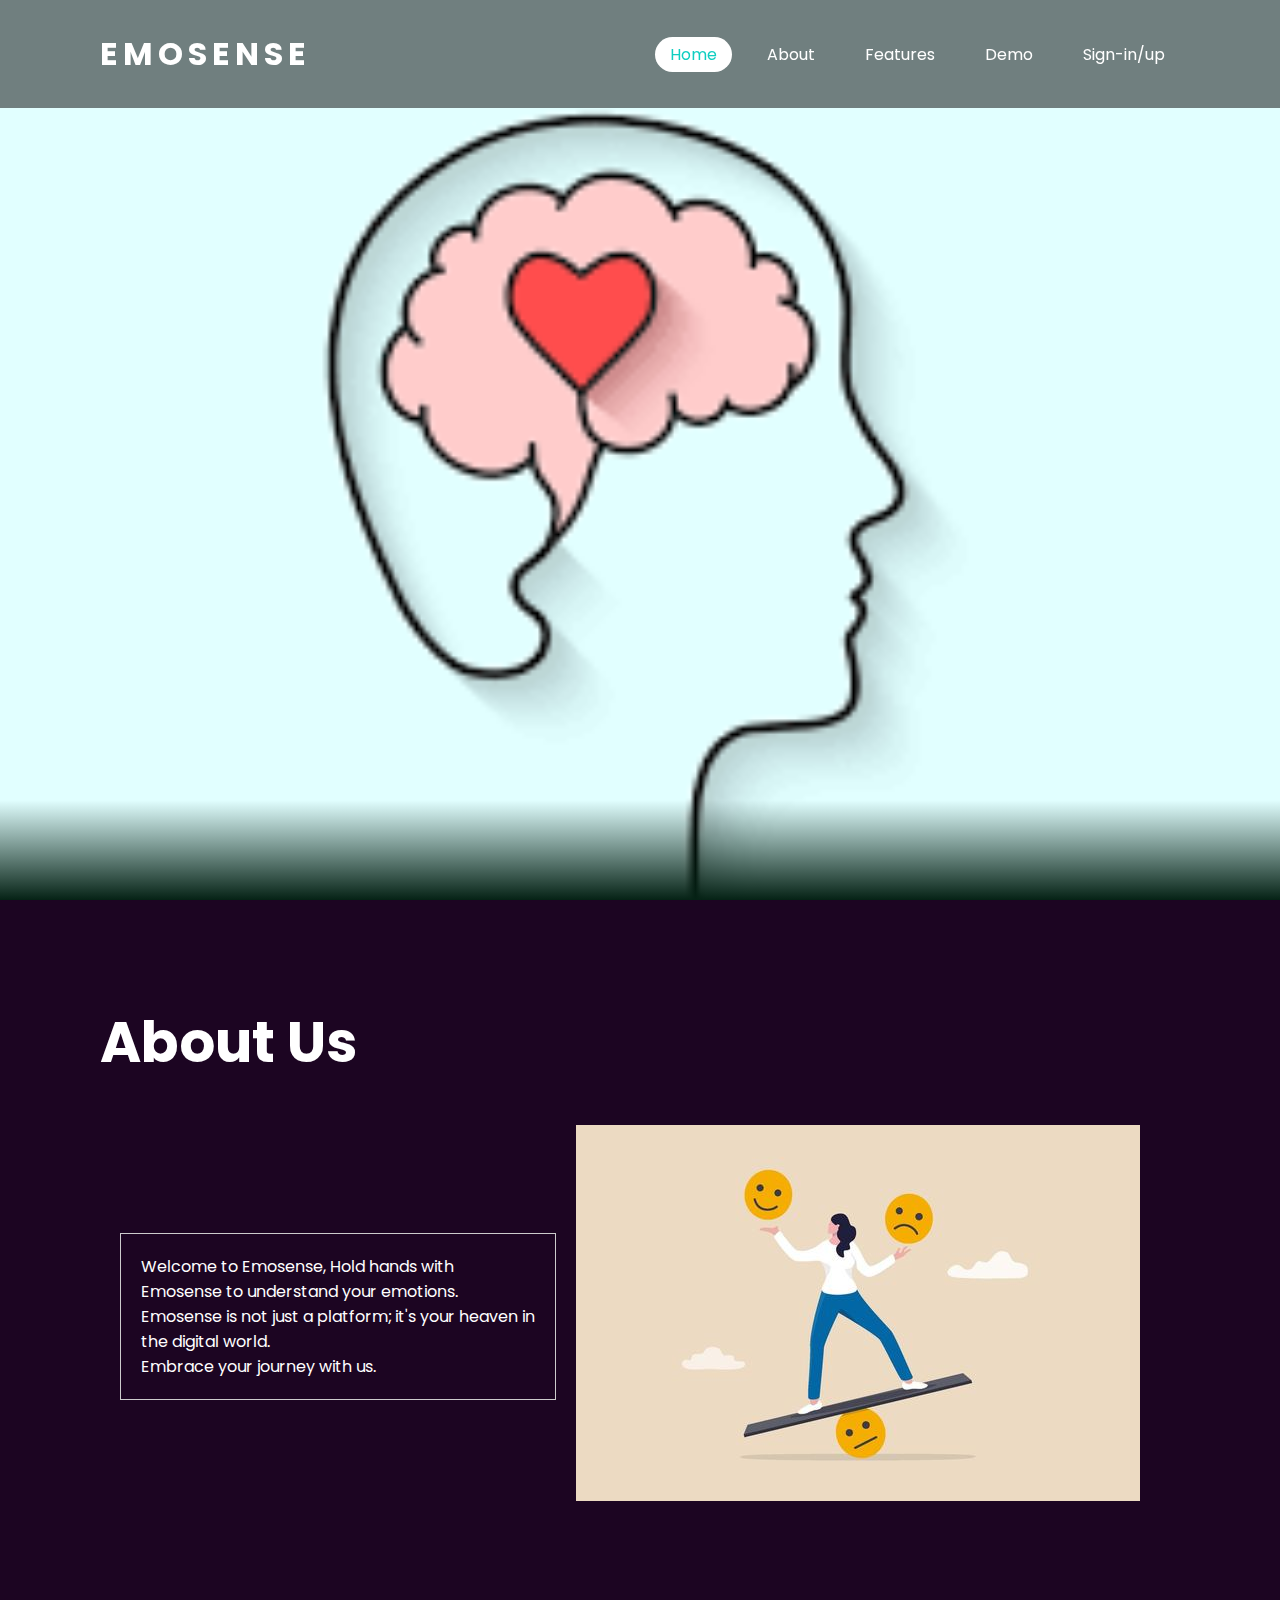
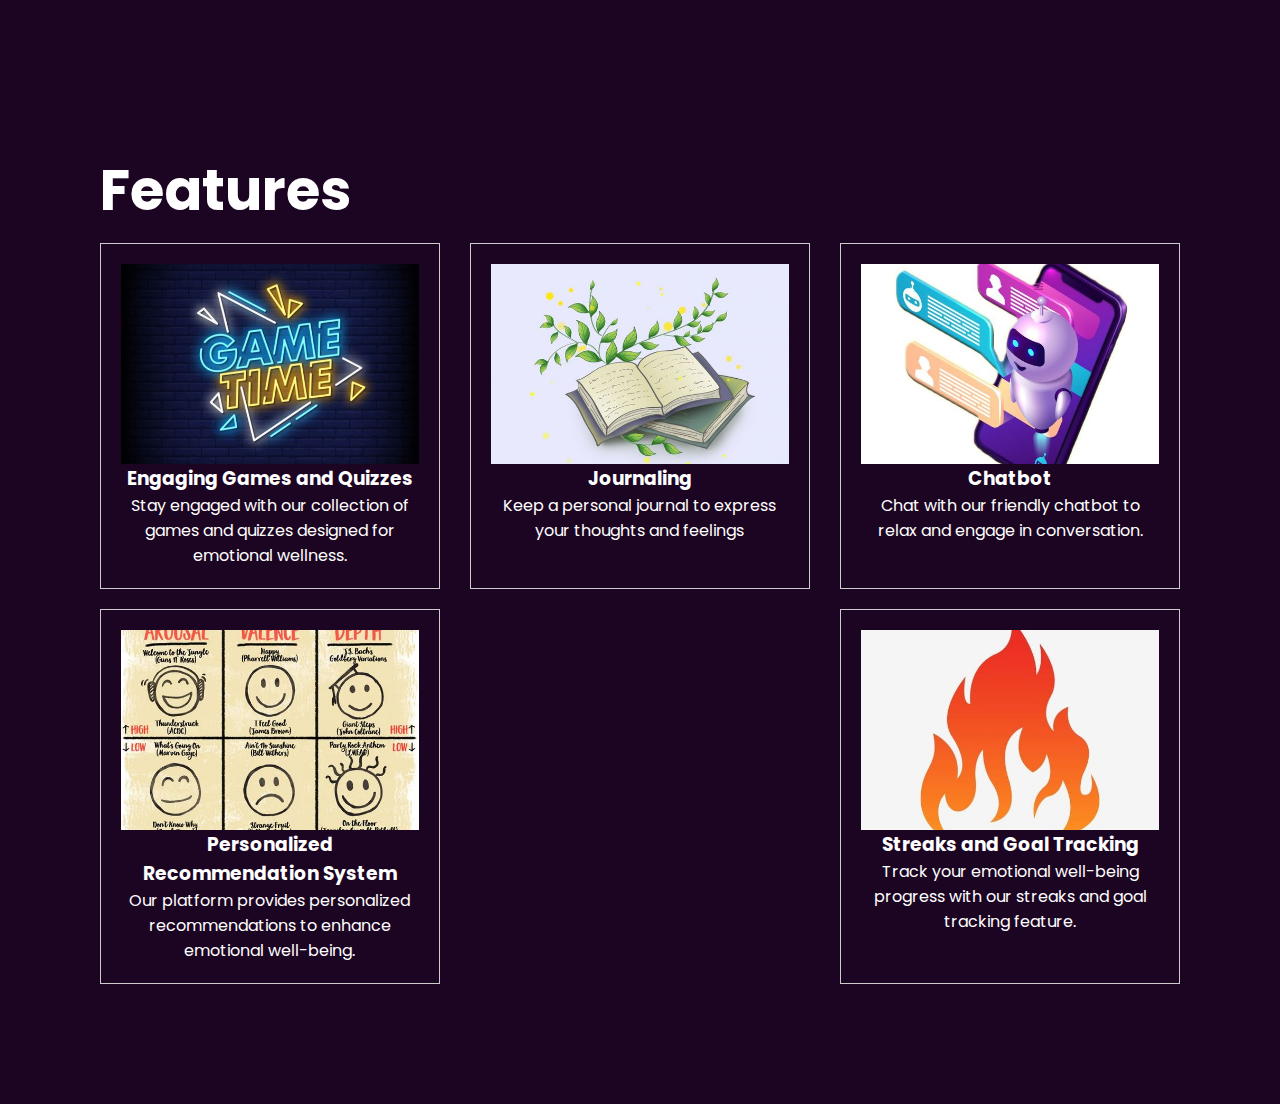
<file: game3 (2)/game3/index.html>
<!DOCTYPE html>
<html lang="en">

<head>
    <meta charset="UTF-8">
    <meta http-equiv="X-UA-Compatible" content="IE=edge">
    <meta name="viewport" content="width=device-width, initial-scale=1.0">
    <title>Emosense</title>
    <link rel="stylesheet" href="./style.css">
    <style>
        .feature-container {
            display: flex;
            justify-content: space-between;
            flex-wrap: wrap;
        }
        
        .feature-box {
            width: calc(33.33% - 20px);
            padding: 20px;
            border: 1px solid #ccc;
            margin-bottom: 20px;
            text-align: center;
            display: flex;
            flex-direction: column;
        }
        
        .feature-image {
            max-width: 100%;
            height: auto;
            object-fit: cover;
            max-height: 200px;
        }
        
        .about-container {
            display: flex;
            flex-direction: row-reverse;
            align-items: center;
            margin: 20px;
        }
        
        .about-image {
            flex: 1;
            /* Make the image take up 50% of the container */
            margin: 20px;
        }
        
        .about-text {
            flex: 1;
            /* Make the text take up 50% of the container */
            padding: 20px;
            border: 1px solid #ccc;
        }
    </style>
</head>

<body>
    <header>
        <a href="#" class="logo">Emosense</a>
        <ul>
            <li><a href="#" class="active">Home</a></li>
            <li><a href="#About">About</a></li>
            <li><a href="#Features">Features</a></li>
            <li><a href="option.html">Demo</a></li>
            <li><a href="login.html">Sign-in/up</a></li>
        </ul>
    </header>
    <section>
        <img src="heyyya.png" alt="mountains_behind" id="mountains_behind">
        <img src="heyyya.png" alt="mountains_front" id="mountains_front">
    </section>

    <div class="sec" id="About">
        <h2>About Us</h2>
        <div class="about-container">
            <div class="about-image">
                <img src="emotion.jpg" alt="Emosense Team">
            </div>
            <div class="about-text">
                <p>Welcome to Emosense, Hold hands with Emosense to understand your emotions.</p>
                <p>Emosense is not just a platform; it's your heaven in the digital world.</p>

                <p>Embrace your journey with us. </p>
            </div>
        </div>
    </div>

    <div class="sec" id="Features">
        <h2>Features</h2>
        <div class="feature-container">
            <a href="gamesoptions.html" style="text-decoration: none;" class="feature-box">
                <img src="games.jpg" alt="Feature 3" class="feature-image">
                <h3>Engaging Games and Quizzes</h3>
                <p>Stay engaged with our collection of games and quizzes designed for emotional wellness.</p>
            </a>
            <a href="journal.html" style="text-decoration: none;" class="feature-box">

                <img src="journaling.jpg" alt="Feature 4" class="feature-image">
                <h3>Journaling</h3>
                <p> Keep a personal journal to express your thoughts and feelings</p>

            </a>

            <a href="chatbot.html" style="text-decoration: none;" class="feature-box">
                <img src="chat.jpg" alt="Feature 5" class="feature-image">
                <h3>Chatbot</h3>
                <p> Chat with our friendly chatbot to relax and engage in conversation.</p>
            </a>
            <div class="feature-box">

                <img src="rec.jpg" alt="Feature 1" class="feature-image">
                <h3>Personalized Recommendation System</h3>
                <p>Our platform provides personalized recommendations to enhance emotional well-being.</p>
            </div>
            <div class="feature-box">
                <img src="streak.jpg" alt="Feature 2" class="feature-image">
                <h3>Streaks and Goal Tracking</h3>
                <p>Track your emotional well-being progress with our streaks and goal tracking feature.</p>
            </div>

        </div>
    </div>
</body>

</html>
</file>
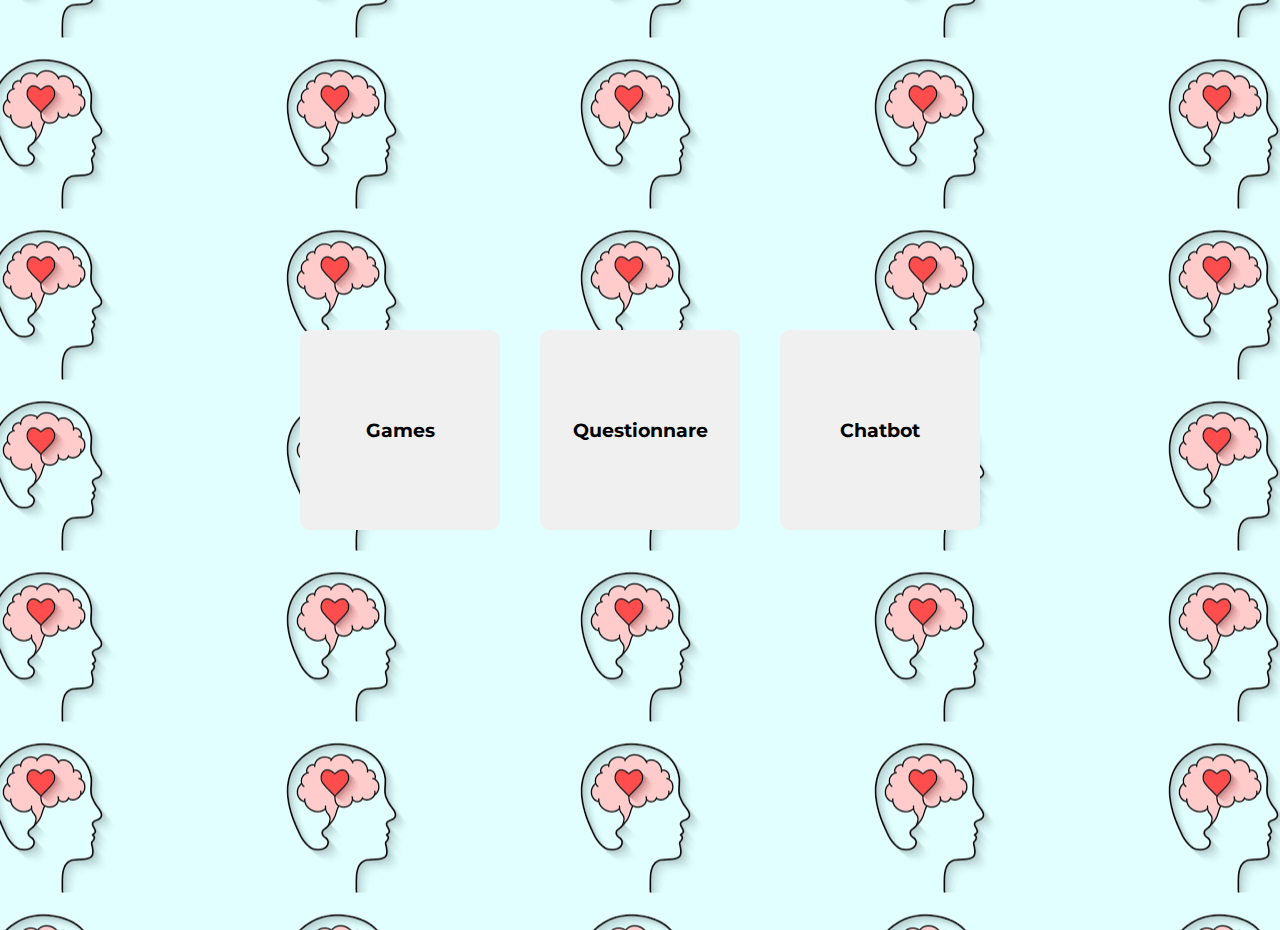
<file: game3 (2)/game3/Badday-options.html>
<!DOCTYPE html>
<html>
<head>
    <link rel="stylesheet" type="text/css" href="links.css">
    <link rel="stylesheet" href="https://use.fontawesome.com/releases/v5.15.4/css/all.css" integrity="sha384-DyZ88mC6Up2uqS4h/KRgHuoeGwBcD4Ng9SiP4dIRy0EXTlnuz47vAwmeGwVChigm" crossorigin="anonymous"/>
    <style>
        /* Additional CSS styles for the overlapping boxes */
        .option-container {
            display: flex;
            justify-content: center;
            align-items: center;
            height: 100vh;
        }

        .option-box {
            width: 200px;
            height: 200px;
            background-color: #f0f0f0;
            border-radius: 10px;
            margin: 20px;
            cursor: pointer;
            display: flex;
            flex-direction: column;
            align-items: center;
            justify-content: center;
            text-align: center;
            transition: transform 0.3s;
        }

        .option-box:hover {
            transform: scale(1.1);
        }
    </style>
</head>
<body>
    <div class="option-container">
        <div class="option-box" onclick="chooseOption('games')">
            <i class="fas fa-gamepad fa-4x"></i>
            <h3>Games</h3>
        </div>
        <div class="option-box" onclick="chooseOption('quizzes')">
            <i class="fas fa-question-circle fa-4x"></i>
            <h3>Questionnare</h3>
        </div>
        <div class="option-box" onclick="chooseOption('chatbot')">
            <i class="fas fa-comment fa-4x"></i>
            </i>
            <h3>Chatbot</h3>
        </div>
    </div>
    <div id="chatbot-message" style="display: none;"></div>

   

    <script>
        
        function chooseOption(option) {
            // Redirect to different pages based on the chosen option
            if (option === 'games') {
                window.location.href = 'gamesoptions.html'; // Replace with your actual page URL
            } else if (option === 'quizzes') {
                window.location.href = 'quizzes_page.html'; // Replace with your actual page URL
            } 
            else if(option == 'chatbot'){
                window.location.href = 'chatbot.html';
            }
        }
        


        
    </script>
    
</body>
</html>
</file>
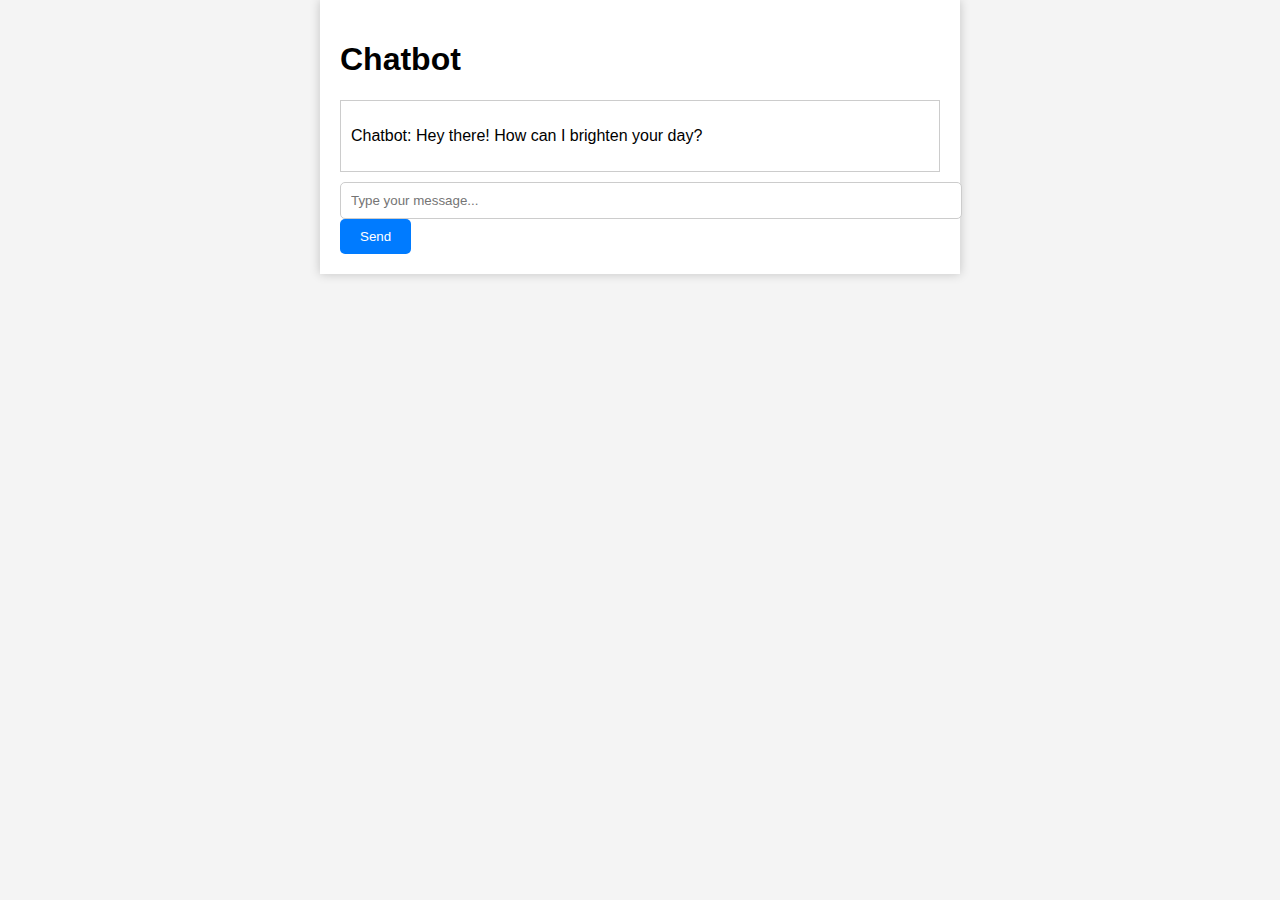
<file: game3 (2)/game3/chatbot.html>
<!DOCTYPE html>
<html>
<head>
    <meta charset="UTF-8">
    <title>Chatbot</title>
    <style>
        /* Add your CSS styling here */
        body {
            font-family: Arial, sans-serif;
            background-color: #f4f4f4;
            margin: 0;
            padding: 0;
        }

        .container {
            max-width: 600px;
            margin: 0 auto;
            padding: 20px;
            background-color: #fff;
            box-shadow: 0 0 10px rgba(0, 0, 0, 0.2);
        }

        .chatbox {
            max-height: 300px;
            overflow-y: scroll;
            border: 1px solid #ccc;
            padding: 10px;
        }

        input[type="text"] {
            width: 100%;
            padding: 10px;
            border: 1px solid #ccc;
            border-radius: 5px;
            margin-top: 10px;
        }

        button {
            padding: 10px 20px;
            background-color: #007bff;
            color: #fff;
            border: none;
            border-radius: 5px;
            cursor: pointer;
        }
    </style>
</head>
<body>
    <div class="container">
        <h1>Chatbot</h1>
        <div class="chatbox" id="chatbox">
            <p>Chatbot: Hey there! How can I brighten your day?</p>
        </div>
        <input type="text" id="userInput" placeholder="Type your message...">
        <button onclick="sendMessage()">Send</button>
    </div>

    <script>
        // JavaScript code for chatbot functionality
        const responses = {
            "hello": "Hey there! How's your day going?",
            "how are you": "I'm just a bot, but I'm here to chat with you! How about you?",
            "good": "That's awesome! Anything exciting happening?",

            "tell me a joke": "Why did the computer keep freezing? Because it left its Windows open! 😄",
            "tell me something good": "Sure! Did you know that every year, trees help produce oxygen worth $7,000 for each person on Earth? Nature is amazing!",
            "i'm not feeling well": "I'm here to listen. What's going on? Sometimes talking about it can help.",
            "you're great": "Thank you! You're pretty awesome yourself! 😊",
            "you're the best": "Aw, shucks! Thanks! You're pretty fantastic too!",
            "bye": "Take care! If you ever want to chat, I'll be here.",
            "thanks": "You're welcome! 😊",
            "default": "I'm not sure how to respond to that. Tell me more about it!"
        };

        function appendMessage(user, message) {
            const chatbox = document.getElementById("chatbox");
            const newMessage = document.createElement("p");
            newMessage.textContent = user + ": " + message;
            chatbox.appendChild(newMessage);
        }

        function sendMessage() {
            const userInput = document.getElementById("userInput").value;
            appendMessage("You", userInput);
            const response = getResponse(userInput);
            appendMessage("Chatbot", response);
            document.getElementById("userInput").value = "";
        }

        function getResponse(userInput) {
            userInput = userInput.toLowerCase();
            for (const key in responses) {
                if (userInput.includes(key)) {
                    return responses[key];
                }
            }
            return responses["default"];
        }
    </script>
</body>
</html>
</file>
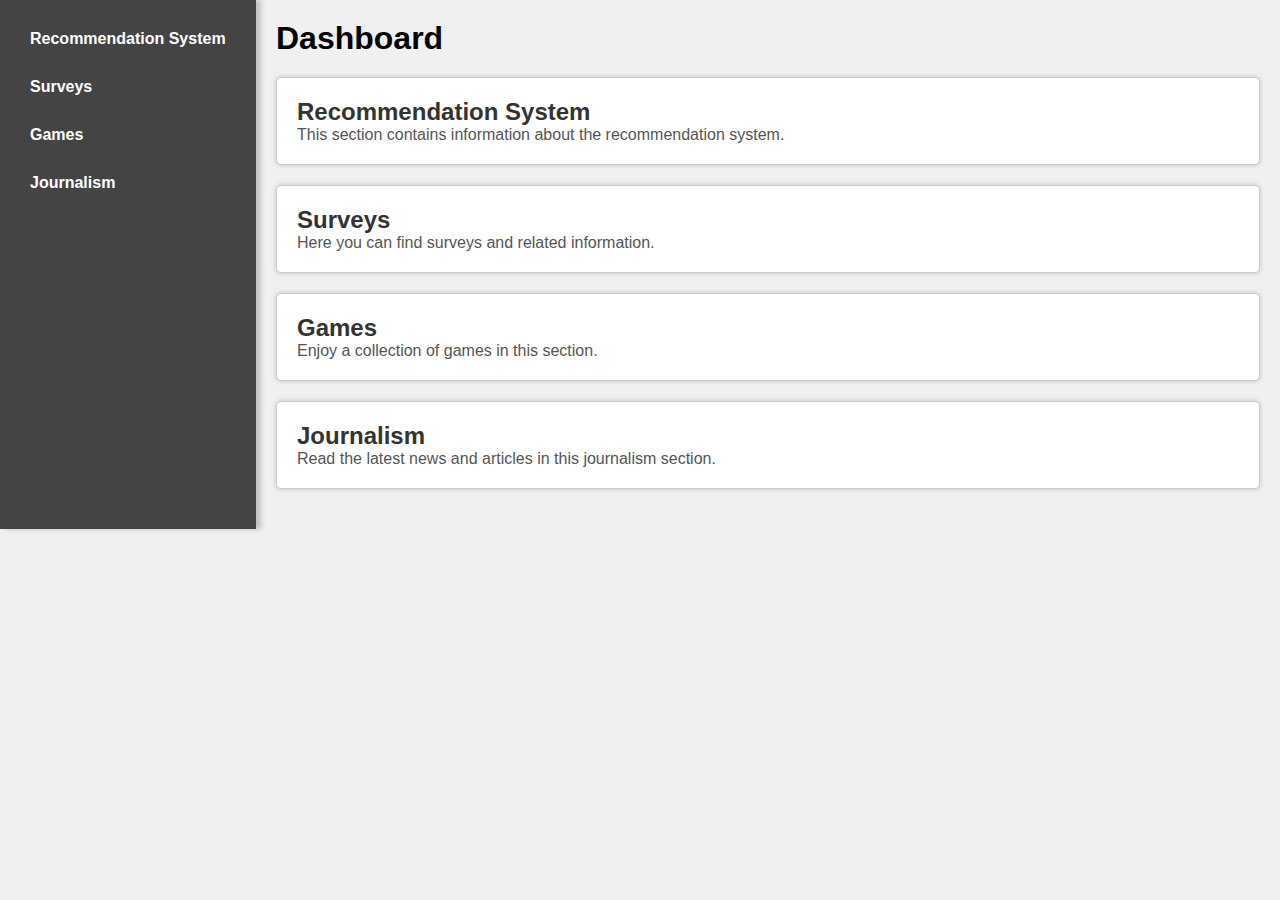
<file: game3 (2)/game3/dashboard.html>
<!DOCTYPE html>
<html lang="en">
<head>
    <meta charset="UTF-8">
    <meta http-equiv="X-UA-Compatible" content="IE=edge">
    <meta name="viewport" content="width=device-width, initial-scale=1.0">
    <title>Dashboard</title>
    <link rel="stylesheet" href="dashboard.css">
</head>
<body>
    <div class="dashboard-container">
        <nav class="dashboard-nav">
            <ul>
                <li><a href="#recommendation">Recommendation System</a></li>
                <li><a href="#surveys">Surveys</a></li>
                <li><a href="#games">Games</a></li>
                <li><a href="#journalism">Journalism</a></li>
            </ul>
        </nav>
        <main class="dashboard-main">
            <header>
                <h1>Dashboard</h1>
            </header>
            <section id="recommendation" class="dashboard-section">
                <h2>Recommendation System</h2>
                <p>This section contains information about the recommendation system.</p>
            </section>
            <section id="surveys" class="dashboard-section">
                <h2>Surveys</h2>
                <p>Here you can find surveys and related information.</p>
            </section>
            <section id="games" class="dashboard-section">
                <h2>Games</h2>
                <p>Enjoy a collection of games in this section.</p>
            </section>
            <section id="journalism" class="dashboard-section">
                <h2>Journalism</h2>
                <p>Read the latest news and articles in this journalism section.</p>
            </section>
        </main>
    </div>
</body>
</html>
</file>
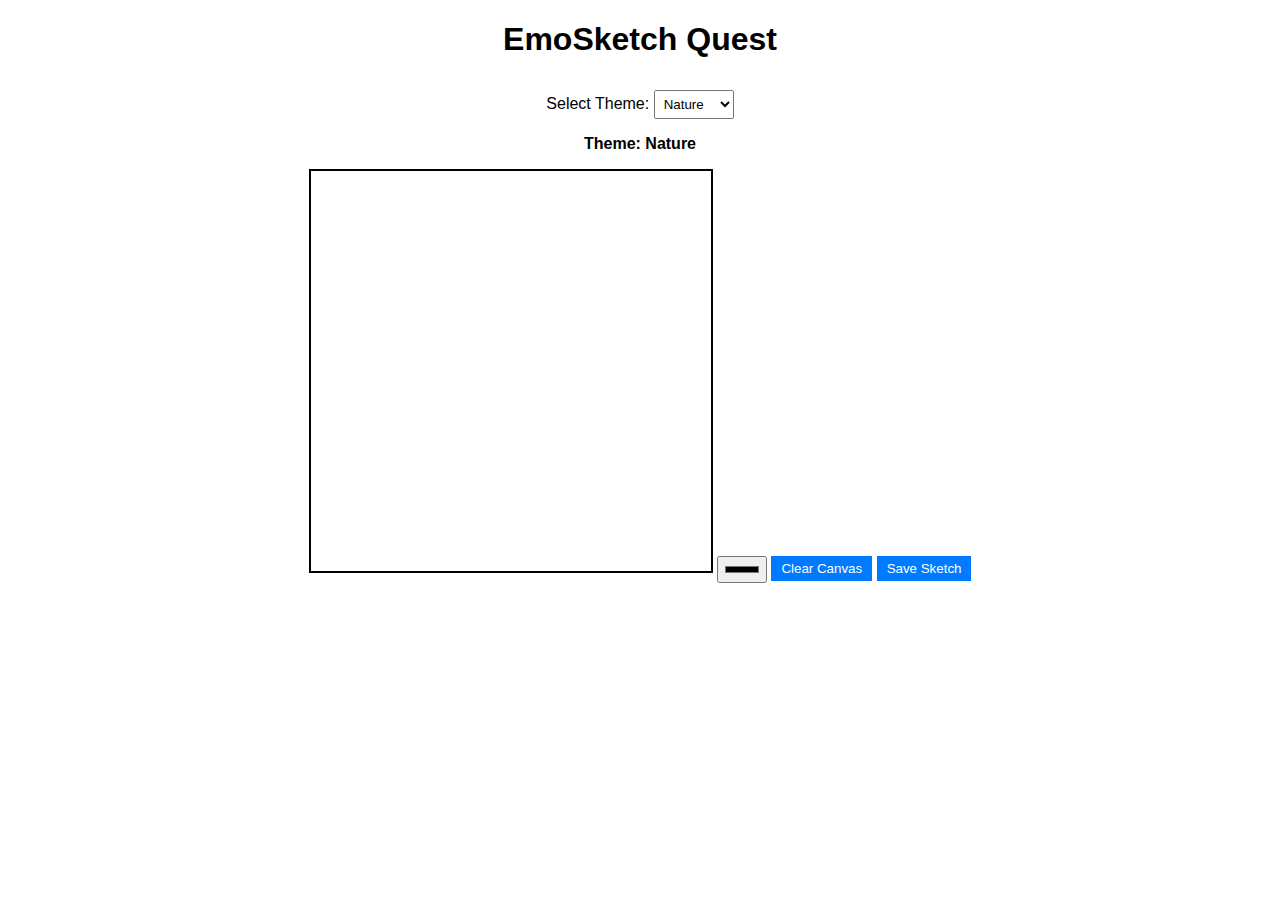
<file: game3 (2)/game3/emosketchquest.html>
<!DOCTYPE html>
<html lang="en">
<head>
    <meta charset="UTF-8">
    <meta name="viewport" content="width=device-width, initial-scale=1.0">
    <style>
        body {
            text-align: center;
            font-family: Arial, sans-serif;
        }

        canvas {
            border: 2px solid #000;
        }

        .theme {
            font-weight: bold;
            margin-bottom: 10px;
        }

        button {
            margin-top: 10px;
            padding: 5px 10px;
            background-color: #007bff;
            color: #fff;
            border: none;
            cursor: pointer;
        }

        select, input[type="color"] {
            margin-top: 10px;
            padding: 5px;
        }
    </style>
    <title>EmoSketch Quest</title>
</head>
<body>
    <h1>EmoSketch Quest</h1>
    <div>
        <label for="themeSelect">Select Theme:</label>
        <select id="themeSelect">
            <option value="Nature">Nature</option>
            <option value="Animals">Animals</option>
            <option value="Fantasy">Fantasy</option>
            <!-- Add more theme options here -->
        </select>
    </div>
    <div class="theme">
        <p>Theme: <span id="theme">Nature</span></p>
    </div>
    <canvas id="sketchCanvas" width="400" height="400"></canvas>
    <input type="color" id="colorPicker" value="#000000">
    <button id="clearCanvas">Clear Canvas</button>
    <button id="saveSketch">Save Sketch</button>
    <script>
        const canvas = document.getElementById("sketchCanvas");
        const context = canvas.getContext("2d");
        const clearButton = document.getElementById("clearCanvas");
        const themeSelect = document.getElementById("themeSelect");
        const themeText = document.getElementById("theme");
        const colorPicker = document.getElementById("colorPicker");
        const saveButton = document.getElementById("saveSketch");

        let isDrawing = false;

        canvas.addEventListener("mousedown", () => {
            isDrawing = true;
        });

        canvas.addEventListener("mouseup", () => {
            isDrawing = false;
            context.beginPath();
        });

        canvas.addEventListener("mousemove", draw);

        clearButton.addEventListener("click", clearCanvas);

        themeSelect.addEventListener("change", () => {
            themeText.textContent = themeSelect.value;
        });

        colorPicker.addEventListener("input", () => {
            context.strokeStyle = colorPicker.value;
        });

        saveButton.addEventListener("click", saveSketch);

        function draw(event) {
            if (!isDrawing) return;

            context.lineWidth = 2;
            context.lineCap = "round";

            context.lineTo(event.clientX - canvas.getBoundingClientRect().left, event.clientY - canvas.getBoundingClientRect().top);
            context.stroke();
            context.beginPath();
            context.moveTo(event.clientX - canvas.getBoundingClientRect().left, event.clientY - canvas.getBoundingClientRect().top);
        }

        function clearCanvas() {
            context.clearRect(0, 0, canvas.width, canvas.height);
        }

        function saveSketch() {
            const sketchImage = canvas.toDataURL("image/png");
            const link = document.createElement("a");
            link.href = sketchImage;
            link.download = "sketch.png";
            link.click();
        }
    </script>
</body>
</html>
</file>
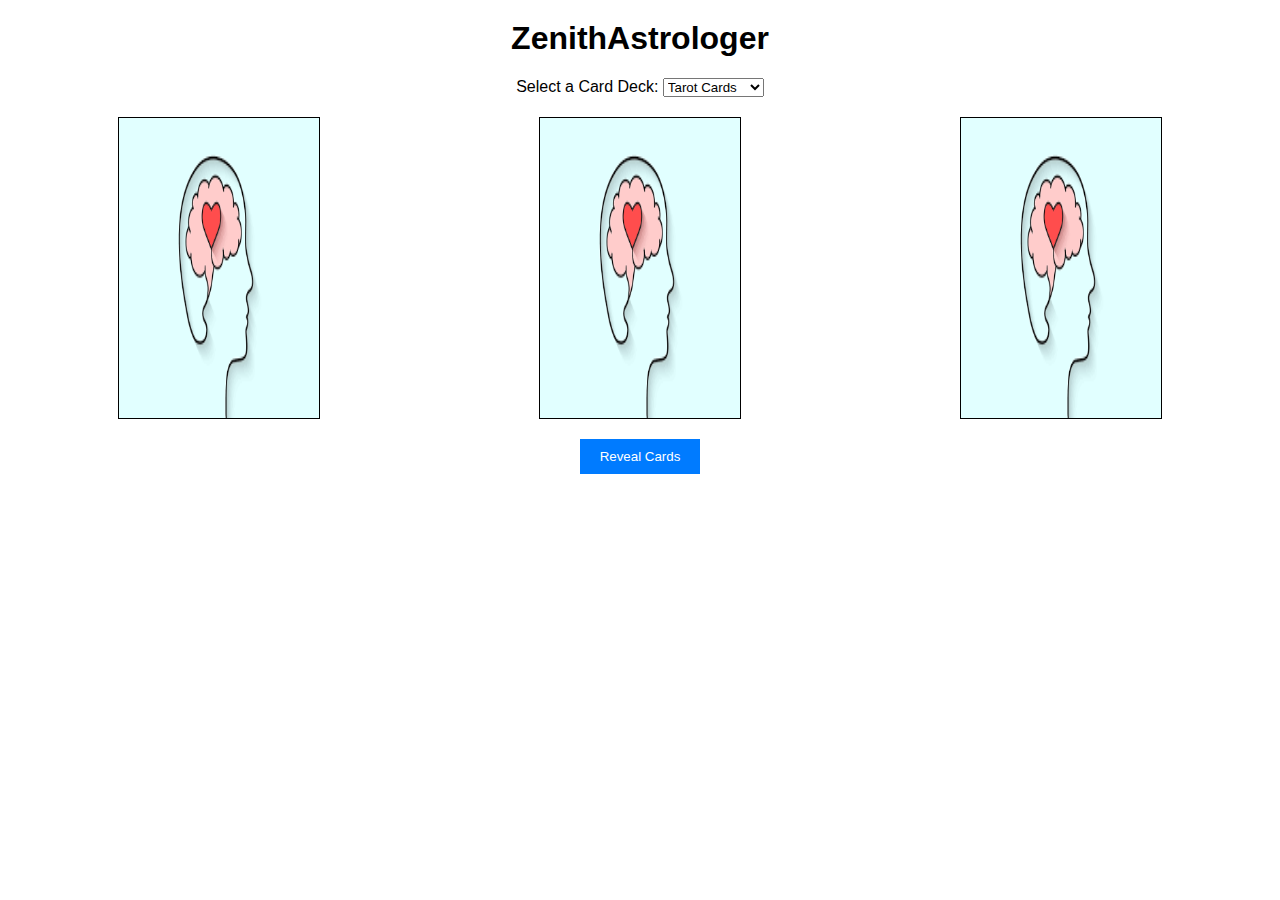
<file: game3 (2)/game3/game2.html>
<!DOCTYPE html>
<html lang="en">
<head>
    <meta charset="UTF-8">
    <meta name="viewport" content="width=device-width, initial-scale=1.0">
    <style>
        body {
            text-align: center;
            font-family: Arial, sans-serif;
        }

        h1 {
            margin-top: 20px;
        }

        .card-container {
            display: flex;
            justify-content: space-around;
            margin-top: 20px;
        }

        .card {
            width: 200px;
            height: 300px;
            background-color: #f0f0f0;
            border: 1px solid #000000;
            display: flex;
            flex-direction: column;
            justify-content: center;
            align-items: center;
            font-size: 18px;
            cursor: pointer;
            transition: transform 0.5s;
        }

        .card:not(.reversed) {
            background-image: url('heyyya.png');
            background-size: 100% 100%;
            background-repeat: no-repeat;
        }

        .card.reversed {
            background-image: none;
            background-size: 0%0%;
            background-repeat: no-repeat;
        }

        button {
            margin-top: 20px;
            padding: 10px 20px;
            background-color: #007bff;
            color: #fff;
            border: none;
            cursor: pointer;
        }

        .hidden {
            display: none;
        }

        /* Styles for reversed cards */
        .card.reversed {
            transform: rotateY(180deg);
        }
        
    </style>
    <title>ZenithAstrologer</title>
</head>
<body>
    <h1>ZenithAstrologer</h1>
    <div>
        <!-- Deck selection dropdown -->
        <label for="deckSelect">Select a Card Deck:</label>
        <select id="deckSelect">
            <option value="tarot">Tarot Cards</option>
            <option value="oracle">Oracle Cards</option>
            <!-- Add more decks as needed -->
        </select>
    </div>
    <div class="card-container">
        <div class="card" id="card1"></div>
        <div class="card" id="card2"></div>
        <div class="card" id="card3"></div>
    </div>
    <button id="revealButton">Reveal Cards</button>
    <div id="prediction" class="hidden"></div>
    <script>
        const cards = document.querySelectorAll('.card');
        const revealButton = document.getElementById('revealButton');
        const prediction = document.getElementById('prediction');
        const deckSelect = document.getElementById('deckSelect');

        // Card decks with their respective meanings
        const cardDecks = {
            tarot: [
                "The Fool - New beginnings and adventures await you.",
                "The Magician - You have the power to manifest your desires.",
                "The High Priestess - Trust your intuition and inner knowledge.",
                "The Empress - Nurturing and abundance are in your future.",
                "The Emperor - Authority and leadership will play a role."
                // Add more tarot card meanings here
            ],
            oracle: [
                "Love - Open your heart to love and new relationships.",
                "Creativity - Embrace your creative side and express yourself.",
                "Abundance - Financial prosperity is on the horizon.",
                "Change - Embrace change as a path to growth.",
                "Intuition - Trust your inner wisdom and instincts."
                // Add more oracle card meanings here
            ],
            // Add more card decks as needed
        };

        // Function to shuffle an array
        function shuffleArray(array) {
            return array.sort(() => Math.random() - 0.5);
        }

        // Function to initialize the cards with meanings and reversals
        function initializeCards() {
            const selectedDeck = deckSelect.value;
            const deckMeanings = cardDecks[selectedDeck];
            const shuffledMeanings = shuffleArray(deckMeanings);

            cards.forEach((card, index) => {
                card.textContent = shuffledMeanings[index];
                card.classList.remove('reversed'); // Reset card reversal
            });

            revealButton.disabled = true;
            prediction.textContent = "Your fortune has been revealed!";
            prediction.classList.remove('hidden');
        }

        // Event listener for revealing cards
        revealButton.addEventListener('click', initializeCards);
        
    </script>
</body>
</html>
</file>
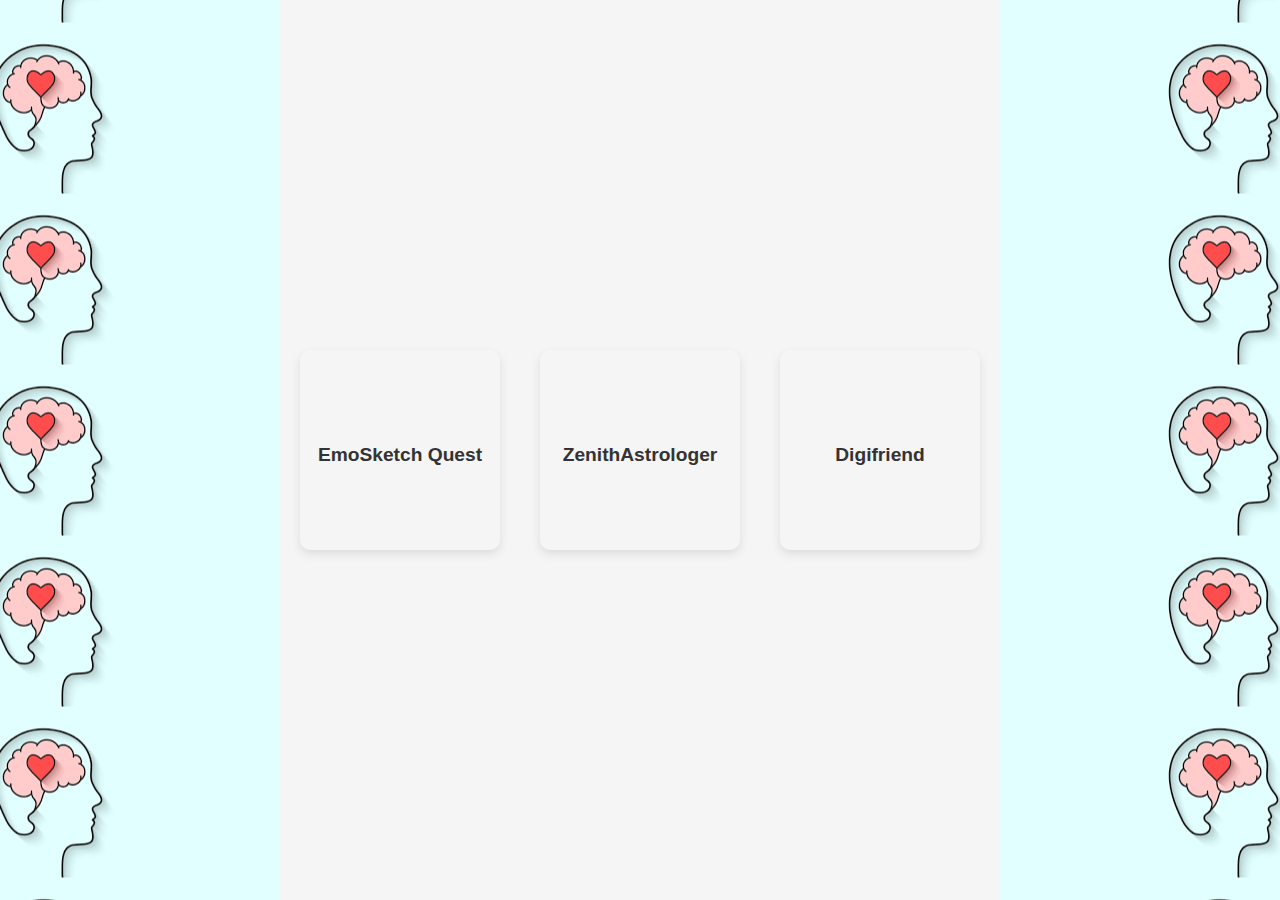
<file: game3 (2)/game3/gamesoptions.html>
<!DOCTYPE html>
<html>
<head>
    <link rel="stylesheet" type="text/css" href="links.css">
    <link rel="stylesheet" href="https://use.fontawesome.com/releases/v5.15.4/css/all.css" integrity="sha384-DyZ88mC6Up2uqS4h/KRgHuoeGwBcD4Ng9SiP4dIRy0EXTlnuz47vAwmeGwVChigm" crossorigin="anonymous"/>
    <style>
        /* Main styles */
        body {
            margin: 0;
            padding: 0;
            font-family: Arial, sans-serif;
            background-color: #f5f5f5;
        }

        /* Container for overlapping boxes */
        .option-container {
            display: flex;
            justify-content: center;
            align-items: center;
            height: 100vh;
            background-color: #f5f5f5; /* Optional background color for the container */
        }

        /* Styling for each option box */
        .option-box {
            width: 200px;
            height: 200px;
            background-color: transparent; /* Remove the background color */
            border-radius: 10px;
            margin: 20px;
            box-shadow: 0px 4px 10px rgba(0, 0, 0, 0.1);
            cursor: pointer;
            display: flex;
            flex-direction: column;
            align-items: center;
            justify-content: center;
            text-align: center;
            transition: transform 0.3s, box-shadow 0.3s;
        }

        .option-box:hover {
            transform: scale(1.05);
            box-shadow: 0px 8px 20px rgba(0, 0, 0, 0.2);
        }

        /* Icon and text styles */
        .option-icon {
            color: #333; /* Change icon color */
            font-size: 3rem;
            margin-bottom: 10px;
        }

        .option-text {
            font-size: 1.2rem;
            color: #333; /* Change text color */
        }

        /* Footer styles */
        footer {
            text-align: center;
            padding: 20px;
            background-color: #f0f0f0;
        }

        footer a {
            color: #3498db;
            text-decoration: none;
        }
    </style>
</head>
<body>
    <div class="option-container">
        <div class="option-box" onclick="chooseOption('emosketchquest.html')">
            <i class="fas fa-gamepad option-icon"></i>
            <h3 class="option-text">EmoSketch Quest</h3>
        </div>
        <div class="option-box" onclick="chooseOption('game2.html')">
            <i class="fas fa-gamepad option-icon"></i>
            <h3 class="option-text">ZenithAstrologer </h3>
        </div>
        <div class="option-box" onclick="chooseOption('game3.html')">
            <i class="fas fa-gamepad option-icon"></i>
            <h3 class="option-text">Digifriend </h3>
        </div>
    </div>

    <script>
        function chooseOption(option) {
           
            window.location.href = option; 
        }
    </script>
</body>
</html>
</file>
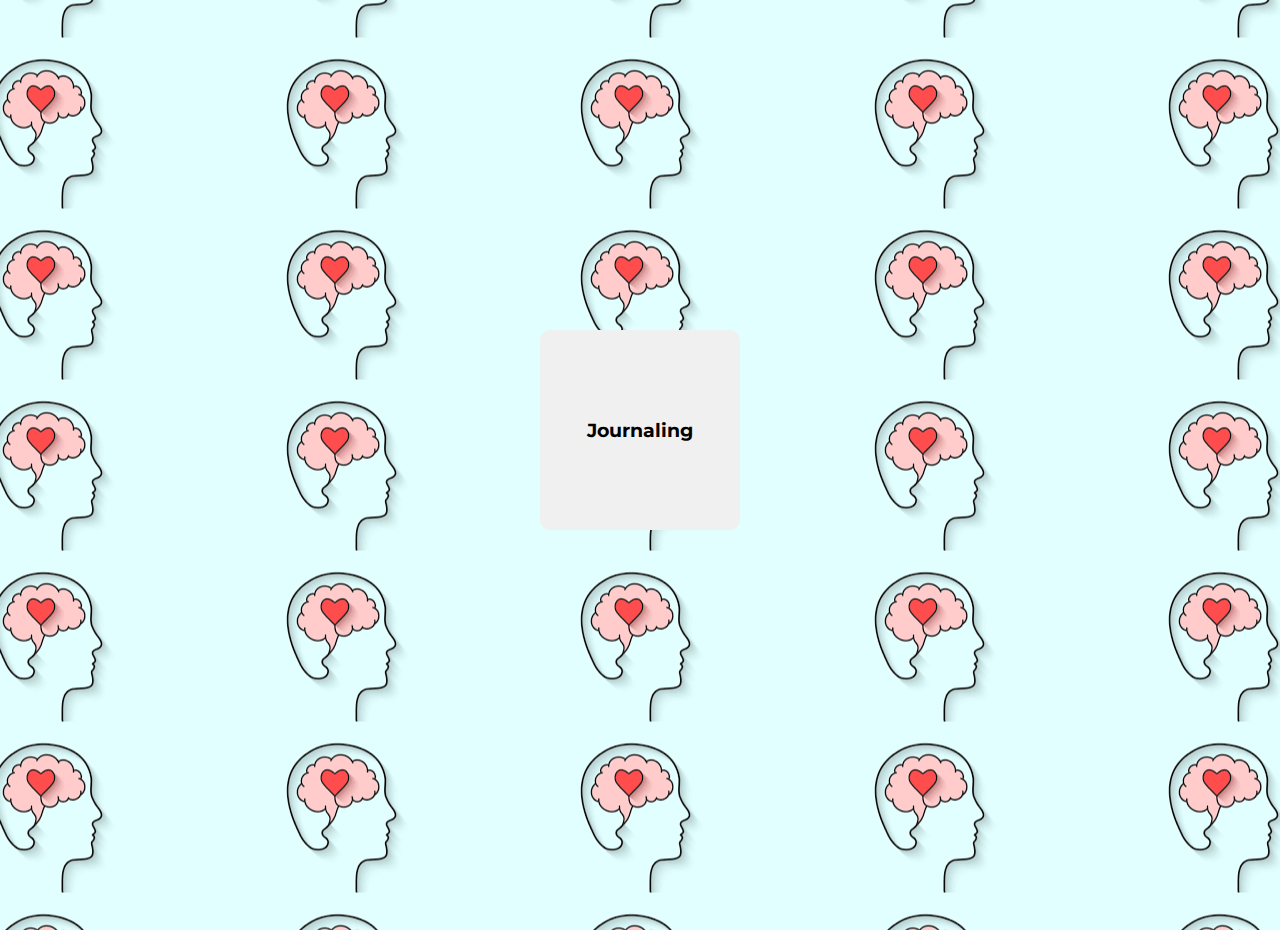
<file: game3 (2)/game3/goodday-options.html>
<!DOCTYPE html>
<html>
<head>
    <link rel="stylesheet" type="text/css" href="links.css">
    <link rel="stylesheet" href="https://use.fontawesome.com/releases/v5.15.4/css/all.css" integrity="sha384-DyZ88mC6Up2uqS4h/KRgHuoeGwBcD4Ng9SiP4dIRy0EXTlnuz47vAwmeGwVChigm" crossorigin="anonymous"/>
    <style>
        /* Additional CSS styles for the option box */
        .option-container {
            display: flex;
            justify-content: center;
            align-items: center;
            height: 100vh;
        }

        .option-box {
            width: 200px;
            height: 200px;
            background-color: #f0f0f0;
            border-radius: 10px;
            margin: 20px;
            cursor: pointer;
            display: flex;
            flex-direction: column;
            align-items: center;
            justify-content: center;
            text-align: center;
            transition: transform 0.3s;
        }

        .option-box:hover {
            transform: scale(1.1);
        }
    </style>
</head>
<body>
    <div class="option-container">
        <div class="option-box" onclick="chooseOption('journaling')">
            <i class="fas fa-pencil-alt fa-4x"></i>
            <h3>Journaling</h3>
        </div>
    </div>


    <script>
        function chooseOption(option) {
            if (option === 'journaling') {
                window.location.href = 'journal.html';
            }
        }
    </script>
</body>
</html>
</file>
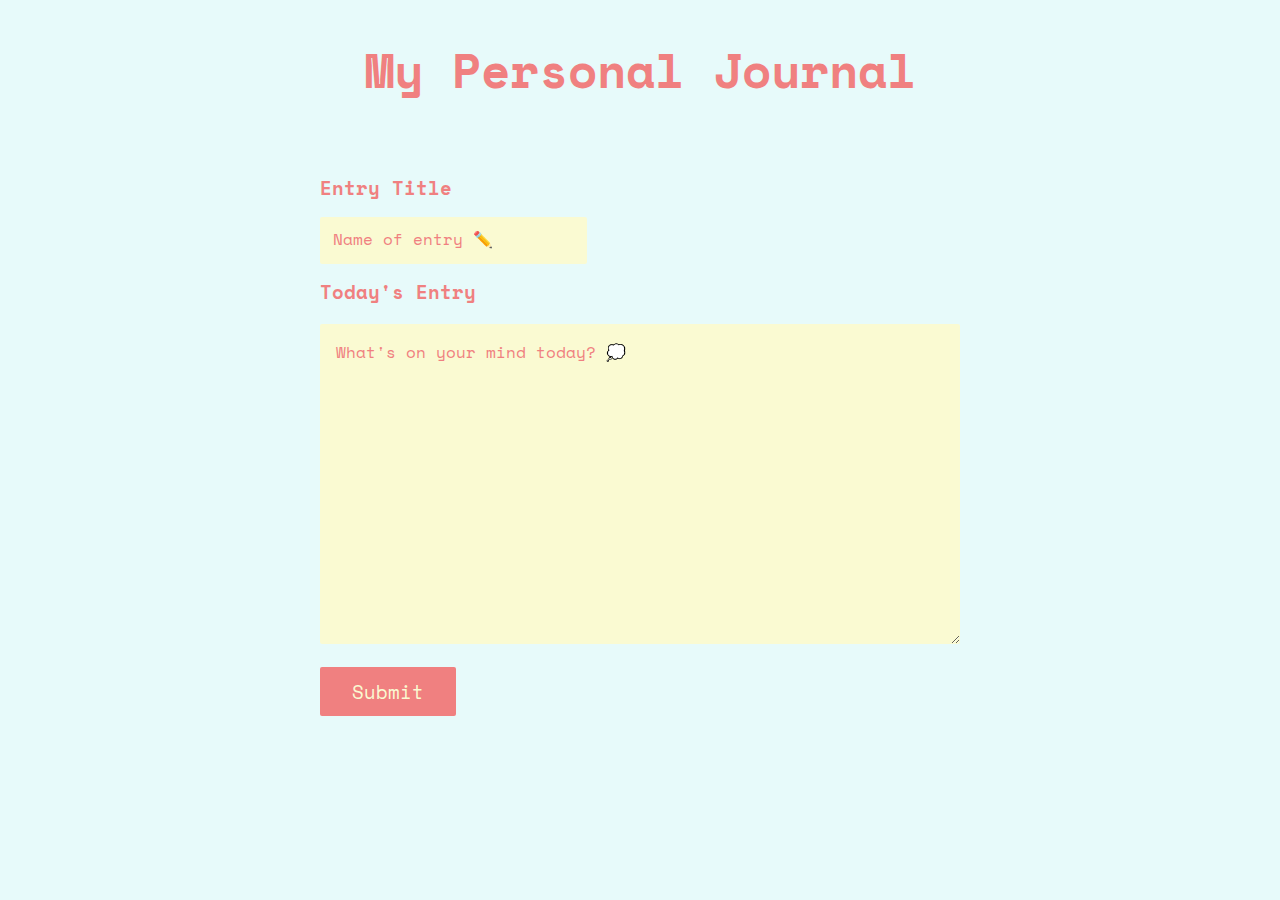
<file: game3 (2)/game3/journal.html>
<!DOCTYPE html>
<html lang="en">
  <head>
    <meta charset="UTF-8" />
    <meta name="viewport" content="width=device-width, initial-scale=1.0" />
    <!-- Main Style Sheet -->
    <link rel="stylesheet" href="main.css" />
    <!-- Font Awesome -->
    <link
      rel="stylesheet"
      href="https://use.fontawesome.com/releases/v5.13.1/css/all.css"
      integrity="sha384-xxzQGERXS00kBmZW/6qxqJPyxW3UR0BPsL4c8ILaIWXva5kFi7TxkIIaMiKtqV1Q"
      crossorigin="anonymous"
    />
    <!-- Google Fonts -->
    <link
      href="https://fonts.googleapis.com/css2?family=Space+Mono:ital,wght@0,400;0,700;1,400;1,700&display=swap"
      rel="stylesheet"
    />
    <title>My Diary App</title>
  </head>
  <body>
    <header><h1 class="title">My Personal Journal</h1></header>

    <!-- Journal Entry Section -->
    <section class="section journal-section">
      <div class="container">
        <div class="container-row container-row-journal">
          <div class="container-item container-item-journal">
            <form id="entryForm" action="">
              <label for="entry-title" class="journal-label">Entry Title</label>
              <input
                type="text"
                name="entry-title"
                id="entry-title"
                class="entry-text-title"
                placeholder="Name of entry ✏️"
              />
              <label for="entry" class="journal-label">Today's Entry</label>
              <textarea
                name="daily-entry"
                id="entry"
                class="entry-text-box"
                placeholder="What's on your mind today? 💭"
              ></textarea>
              <button class="btn-main entry-submit-btn" type="submit">Submit</button>
            </form>
          </div>
        </div>
      </div>
    </section>

    <!-- Journal Entry Results -->
    <section class="section sectionEntryResults" id="entryResultsSection">
      <div class="container">
        <div class="container-row entryResultRow"></div>
      </div>
    </section>

    <script src="index.js"></script>
  </body>
</html>
</file>
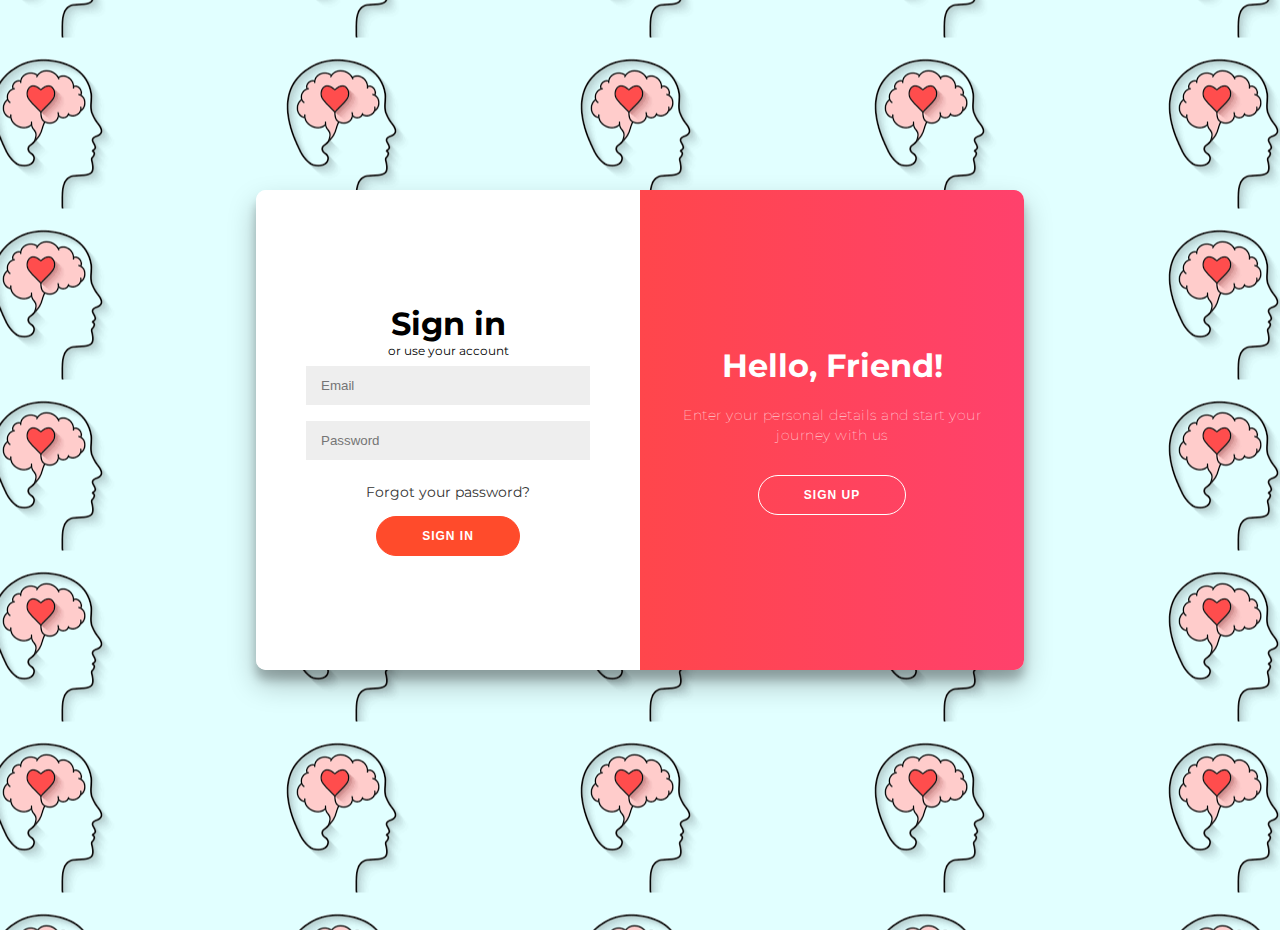
<file: game3 (2)/game3/login.html>
<!DOCTYPE html>
<html>
<head>
    <link rel="stylesheet" type="text/css" href="links.css">
    <link rel="stylesheet" href="https://use.fontawesome.com/releases/v5.15.4/css/all.css" integrity="sha384-DyZ88mC6Up2uqS4h/KRgHuoeGwBcD4Ng9SiP4dIRy0EXTlnuz47vAwmeGwVChigm" crossorigin="anonymous"/>

</head>
<body>
   
    <div class="container" id="container">
        <div class="form-container sign-up-container">
            <form action="#" >
                
                <h1>Create Account</h1>
               
                <span>or use your email for registration</span>
                <input type="text" placeholder="Name" />
                <input type="email" placeholder="Email" />
                <input type="password" placeholder="Password" />
                <button>Sign Up</button>
               
    
            </form>

        </div>
      


        
        <div class="form-container sign-in-container">
            <form action="#">
                <h1>Sign in</h1>
                
                
                <span>or use your account</span>
                <input type="email" placeholder="Email" />
                <input type="password" placeholder="Password" />
                <a href="#">Forgot your password?</a>
                <button>Sign In</button>
            </form>
        </div>
        <div class="overlay-container">
            <div class="overlay">
                <div class="overlay-panel overlay-left">
                    <h1>Welcome Back!</h1>
                    <p>To keep connected with us please login with your personal info</p>
                    <button class="ghost" id="signIn">Sign In</button>
                </div>
                <div class="overlay-panel overlay-right">
                    <h1>Hello, Friend!</h1>
                    <p>Enter your personal details and start your journey with us</p>
                    <button class="ghost" id="signUp">Sign Up</button>
                </div>
            </div>
        </div>
    </div>

   

    <script src="desi.js">
        document.getElementById("signIn").addEventListener("click", function() {
            // Redirect to the option page when the button is clicked
            window.location.href = "http://127.0.0.1:5500/option.html"; // Replace with your actual option page URL
        });
    </script>

</body>
</html>
</file>
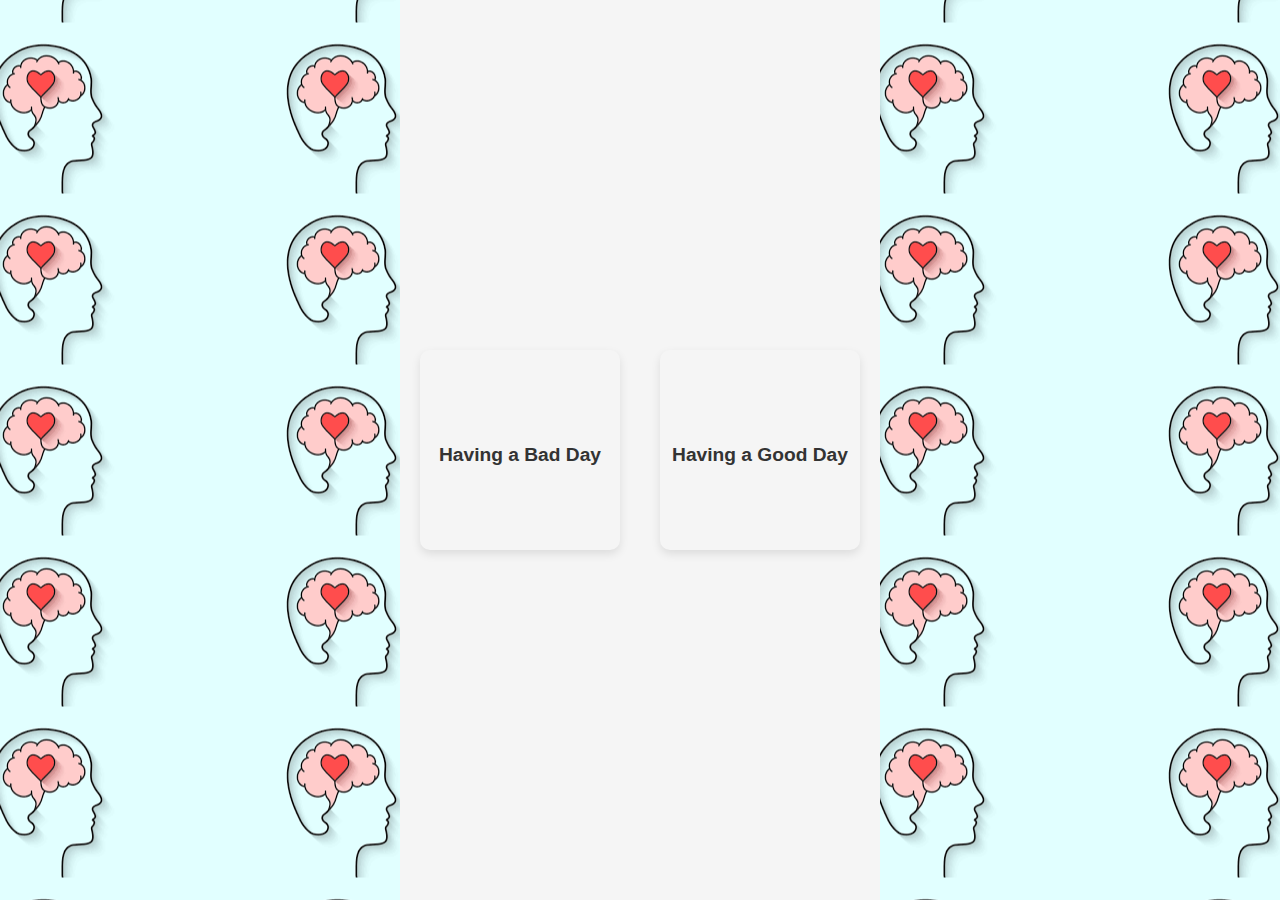
<file: game3 (2)/game3/option.html>
<!DOCTYPE html>
<html>
<head>
    <link rel="stylesheet" type="text/css" href="links.css">
    <link rel="stylesheet" href="https://use.fontawesome.com/releases/v5.15.4/css/all.css" integrity="sha384-DyZ88mC6Up2uqS4h/KRgHuoeGwBcD4Ng9SiP4dIRy0EXTlnuz47vAwmeGwVChigm" crossorigin="anonymous"/>
    <style>
        /* Main styles */
        body {
            margin: 0;
            padding: 0;
            font-family: Arial, sans-serif;
            background-color: #f5f5f5;
        }

        /* Container for overlapping boxes */
        .option-container {
            display: flex;
            justify-content: center;
            align-items: center;
            height: 100vh;
            background-color: #f5f5f5; /* Optional background color for the container */
        }

        /* Styling for each option box */
        .option-box {
            width: 200px;
            height: 200px;
            background-color: transparent; /* Remove the background color */
            border-radius: 10px;
            margin: 20px;
            box-shadow: 0px 4px 10px rgba(0, 0, 0, 0.1);
            cursor: pointer;
            display: flex;
            flex-direction: column;
            align-items: center;
            justify-content: center;
            text-align: center;
            transition: transform 0.3s, box-shadow 0.3s;
        }

        .option-box:hover {
            transform: scale(1.05);
            box-shadow: 0px 8px 20px rgba(0, 0, 0, 0.2);
        }

        /* Icon and text styles */
        .option-icon {
            color: #333; /* Change icon color */
            font-size: 3rem;
            margin-bottom: 10px;
        }

        .option-text {
            font-size: 1.2rem;
            color: #333; /* Change text color */
        }

        /* Footer styles */
        footer {
            text-align: center;
            padding: 20px;
            background-color: #f0f0f0;
        }

        footer a {
            color: #3498db;
            text-decoration: none;
        }
    </style>
</head>
<body>
    <div class="option-container">
        <div class="option-box" onclick="chooseOption('bad-day')">
            <i class="far fa-frown option-icon"></i>

            <h3 class="option-text">Having a Bad Day</h3>
        </div>
        <div class="option-box" onclick="chooseOption('good_day')">
            <i class="far fa-smile option-icon"></i>
            <h3 class="option-text">Having a Good Day</h3>
        </div>
    </div>        
    <script>
        function chooseOption(option) {
            // Redirect to different pages based on the chosen option
            if (option === 'bad-day') {
                window.location.href = "Badday-options.html"; // Replace with your actual page URL
            } else if (option === 'good_day') {
                window.location.href = 'goodday-options.html'; // Replace with your actual page URL
            }
        }
    </script>
</body>
</html>
</file>
<file: game3 (2)/game3/style.css>
@import url('https://fonts.googleapis.com/css2?family=Poppins:wght@200;300;400;500;600;700;800;900&display=swap');
* {
  margin: 0;
  padding: 0;
  box-sizing: border-box;
  font-family: 'Poppins', sans-serif;
  scroll-behavior: smooth;
}

body {
  min-height: 100vh;
  overflow-x: hidden;
  background: linear-gradient(#dd0e0e, #f7f4f4);
}

header {
  position: fixed;
  top: 0;
  left: 0;
  width: 100%;
  padding: 30px 100px;
  display: flex;
  justify-content: space-between;
  align-items: center;
  z-index: 10000;
  background-color: rgba(0, 0, 0, 0.5);
}

header .logo {
  color: #fff;
  font-weight: 700;
  text-decoration: none;
  font-size: 2em;
  text-transform: uppercase;
  letter-spacing: 5px;
}

header ul {
  display: flex;
  justify-content: center;
  align-items: center;
}

header ul li {
  list-style: none;
  margin-left: 20px;
}

header ul li a {
  text-decoration: none;
  padding: 6px 15px;
  color: #fff;
  border-radius: 20px;
}

header ul li a:hover,
header ul li a.active {
  background: #fff;
  color: #0fcec1;
}

section {
  position: relative;
  width: 100%;
  height: 100vh;
  padding: 100px;
  display: flex;
  align-items: center;
  justify-content: center;
  overflow: hidden;
}

section::before {
  content: '';
  position: absolute;
  bottom: 0;
  width: 100%;
  height: 100px;
  background: linear-gradient(to top, #052215, transparent);
  z-index: 1000;
}

section img {
  position: absolute;
  top: 0;
  left: 0;
  width: 100%;
  height: 100%;
  object-fit: cover;
  pointer-events: none;
}
/* Style for the <h3> headings */
.feature-box h3 {
  color: white; /* Change the color to make it visible */
}
section img#moon {
  mix-blend-mode: screen;
}

section img#mountains_front {
  z-index: 10;
}

#text {
  position: absolute;
  color: #fff;
  right: -350px;
  white-space: nowrap;
  font-size: 7.5vw;
  z-index: 9;
}

#btn {
  text-decoration: none;
  display: inline-block;
  padding: 8px 30px;
  border-radius: 40px;
  background: #fff;
  color: #2b1055;
  font-size: 1.5em;
  z-index: 9;
  transform: translateY(100px);
}

.sec {
  position: relative;
  padding: 100px;
  background: #1c0522;
}

.sec h2 {
  font-size: 3.5em;
  margin-bottom: 10px;
  color: #fff;
}

.sec p {
  font-size: 1em;
  color: #fff;
}

body {
  --parallax-depth: 0.2;
}

section img#stars {
  animation: parallaxStars 10s linear infinite;
}

section img#moon {
  animation: parallaxMoon 10s linear infinite;
}

section img#mountains_behind {
  animation: parallaxMountainsBehind 10s linear infinite;
}

section img#mountains_front {
  animation: parallaxMountainsFront 10s linear infinite;
}

#text {
  animation: parallaxText 10s linear infinite;
}

#btn {
  animation: parallaxBtn 10s linear infinite;
}

@keyframes parallaxStars {
  0% {
    transform: translateY(0);
  }
  100% {
    transform: translateY(-1000px);
  }
}

@keyframes parallaxMoon {
  0% {
    transform: translateY(0);
  }
  100% {
    transform: translateY(-500px);
  }
}

@keyframes parallaxMountainsBehind {
  0% {
    transform: translateY(0);
  }
  100% {
    transform: translateY(-200px);
  }
}

@keyframes parallaxMountainsFront {
  0% {
    transform: translateY(0);
  }
  100% {
    transform: translateY(-50px);
  }
}

@keyframes parallaxText {
  0% {
    transform: translateX(0);
  }
  100% {
    transform: translateX(1000px);
  }
}

@keyframes parallaxBtn {
  0% {
    transform: translateY(0);
  }
  100% {
    transform: translateY(200px);
  }
}
</file>
<file: game3 (2)/game3/links.css>
@import url('https://fonts.googleapis.com/css?family=Montserrat:400,800');

* {
	box-sizing: border-box;
}

body {
	background: #f6f5f7;
	display: flex;
	justify-content: center;
	align-items: center;
	flex-direction: column;
	font-family: 'Montserrat', sans-serif;
	height: 100vh;
	margin: -20px 0 50px;
}

h1 {
	font-weight: bold;
	margin: 0;
}


p {
	font-size: 14px;
	font-weight: 100;
	line-height: 20px;
	letter-spacing: 0.5px;
	margin: 20px 0 30px;
}

span {
	font-size: 12px;
}

a {
	color: #333;
	font-size: 14px;
	text-decoration: none;
	margin: 15px 0;
}

button {
	border-radius: 20px;
	border: 1px solid #FF4B2B;
	background-color: #FF4B2B;
	color: #FFFFFF;
	font-size: 12px;
	font-weight: bold;
	padding: 12px 45px;
	letter-spacing: 1px;
	text-transform: uppercase;
	transition: transform 80ms ease-in;
}

button:active {
	transform: scale(0.95);
}

button:focus {
	outline: none;
}

button.ghost {
	background-color: transparent;
	border-color: #FFFFFF;
}

form {
	background-color: #FFFFFF;
	display: flex;
	align-items: center;
	justify-content: center;
	flex-direction: column;
	padding: 0 50px;
	height: 100%;
	text-align: center;
}

input {
	background-color: #eee;
	border: none;
	padding: 12px 15px;
	margin: 8px 0;
	width: 100%;
}

.social-container {
    margin: 20px 0;
}
.social-container a {
    border: 1px solid #dddddd;
    border-radius: 50%;
    display: inline-flex;
    justify-content: center;
    align-items: center;
    margin: 0 5px;
    height: 40px;
    width: 40px;
    font-size: 20px;
}
.container {
	background-color: #fff;
	border-radius: 10px;
  	box-shadow: 0 14px 28px rgba(0,0,0,0.25), 
			0 10px 10px rgba(0,0,0,0.22);
	position: relative;
	overflow: hidden;
	width: 768px;
	max-width: 100%;
	min-height: 480px;
}

.form-container {
	position: absolute;
	top: 0;
	height: 100%;
	transition: all 0.6s ease-in-out;
}

.sign-in-container {
	left: 0;
	width: 50%;
	z-index: 2;
}

.container.right-panel-active .sign-in-container {
	transform: translateX(100%);
}

.sign-up-container {
	left: 0;
	width: 50%;
	opacity: 0;
	z-index: 1;
}

.container.right-panel-active .sign-up-container {
	transform: translateX(100%);
	opacity: 1;
	z-index: 5;
	animation: show 0.6s;
}

@keyframes show {
	0%, 49.99% {
		opacity: 0;
		z-index: 1;
	}
	
	50%, 100% {
		opacity: 1;
		z-index: 5;
	}
}

.overlay-container {
	position: absolute;
	top: 0;
	left: 50%;
	width: 50%;
	height: 100%;
	overflow: hidden;
	transition: transform 0.6s ease-in-out;
	z-index: 100;
}

.container.right-panel-active .overlay-container{
	transform: translateX(-100%);
}

.overlay {
	background: #FF416C;
	background: -webkit-linear-gradient(to right, #FF4B2B, #FF416C);
	background: linear-gradient(to right, #FF4B2B, #FF416C);
	background-repeat: no-repeat;
	background-size: cover;
	background-position: 0 0;
	color: #FFFFFF;
	position: relative;
	left: -100%;
	height: 100%;
	width: 200%;
  	transform: translateX(0);
	transition: transform 0.6s ease-in-out;
}

.container.right-panel-active .overlay {
  	transform: translateX(50%);
}

.overlay-panel {
	position: absolute;
	display: flex;
	align-items: center;
	justify-content: center;
	flex-direction: column;
	padding: 0 40px;
	text-align: center;
	top: 0;
	height: 100%;
	width: 50%;
	transform: translateX(0);
	transition: transform 0.6s ease-in-out;
}

.overlay-left {
	transform: translateX(-20%);
}

.container.right-panel-active .overlay-left {
	transform: translateX(0);
}

.overlay-right {
	right: 0;
	transform: translateX(0);
}

.container.right-panel-active .overlay-right {
	transform: translateX(20%);
}

.social-container {
	margin: 20px 0;
}

.social-container a {
	border: 1px solid #DDDDDD;
	border-radius: 50%;
	display: inline-flex;
	justify-content: center;
	align-items: center;
	margin: 0 5px;
	height: 40px;
	width: 40px;
}

footer {
    background-color: #222;
    color: #fff;
    font-size: 14px;
    bottom: 0;
    position: fixed;
    left: 0;
    right: 0;
    text-align: center;
    z-index: 999;
}

footer p {
    margin: 10px 0;
}

footer i {
    color: red;
}

footer a {
    color: #3c97bf;
    text-decoration: none;
}
/* styles.css */
body {
    /* Set the background image and its properties */
    background-image: url('heyyya.png'), url('heyyya.png'), url('heyyya.png');
    background-repeat: repeat; /* You can use 'repeat', 'repeat-x', or 'repeat-y' to control the repetition */
    background-size: auto; /* Use 'cover' or 'contain' to control the size */
    background-position: center; /* Adjust the position if needed */
}
</file>
<file: game3 (2)/game3/main.css>
/* My Starter Template */

*,
*::before,
*::after {
  box-sizing: border-box;
}

html {
  margin: 0;
  padding: 0;
  scroll-behavior: smooth;
}

body {
  font-family: 'Space Mono', monospace;
  line-height: 1.6;
  background: rgba(175, 238, 238, 0.3);
  color: lightcoral;
  margin: 0 auto;
  padding: 0;
  max-width: 900px;
}

/* Global Typography */

h1 {
  font-size: 3rem;
}

h2 {
  font-size: 2rem;
}

h3 {
  font-size: 1.5rem;
}

p {
  font-size: 1rem;
}

form,
textarea {
  font-size: 1rem;
}

button {
  display: block;
  font-size: 1.2rem;
  padding: 0.5em 1em;
  border: none;
  background-color: aquamarine;
  color: #0a2472;
  font-family: 'Space Mono', monospace;
}

/* Section Container Positions, Spacing, Utilities */

header {
  text-align: center;
  margin: 1em auto;
}

.section {
  padding: 1em 1em;
  width: 100%;
  margin: 1em auto;
}

.container {
  width: 100%;
  margin: 0 auto;
  padding: 1em 1em;
}

.container-row {
  width: 90%;
  margin: 0 auto;
}

/* Button Standard */

.btn-main,
.btn-light,
.btn-dark {
  display: block;
  padding: 0.6rem 2rem;
  margin: 1rem;
  transition: all 0.1s;
  border: none;
  border-radius: 2px;
  cursor: pointer;
}

.btn-main {
  color: lightgoldenrodyellow;
  background-color: lightcoral;
}

.btn-light {
  color: #0a2472;
  background-color: white;
}

.btn-dark {
  color: white;
  background-color: #0a2472;
}

button[class^='btn-']:hover,
a[class^='btn-']:hover,
input[class^='btn-']:hover {
  background-color: lightgoldenrodyellow;
  color: lightcoral;
  font-weight: 700;
  transform: scale(1.08);
}

/* Project Starts Here */

/* Journal Entry Section */

/* Title */

.entry-text-title {
  width: 20em;
  margin: 1em auto;
  padding: 1em;
  border-radius: 2px;
  border: unset;
  background-color: lightgoldenrodyellow;
  font-family: 'Space Mono', monospace;
}

.entry-text-title:focus {
  outline-color: lightcoral;
  font-family: 'Space Mono', monospace;
  color: lightcoral;
  font-size: 1rem;
}

.entry-text-title::placeholder {
  color: lightcoral;
  font-family: 'Space Mono', monospace;
  font-size: 1rem;
}

.entry-text-title::-ms-value {
  color: lightcoral;
  font-family: 'Space Mono', monospace;
  font-size: 1rem;
}

/* Text Box */

.container-row-journal {
  display: flex;
  justify-content: center;
}

.entry-form {
  max-width: 100%;
  margin: 0 auto;
}

.journal-label {
  display: block;
  line-height: 1.6;
  font-size: 1.2rem;
  font-weight: 700;
}

.entry-text-box {
  width: 100%;
  height: 20em;
  margin: 1em auto;
  padding: 1em;
  border-radius: 2px;
  border: unset;
  background-color: lightgoldenrodyellow;
  font-family: 'Space Mono', monospace;
}

@media (min-width: 769px) {
  .entry-text-box {
    width: 40em;
    height: 20em;
    margin: 1em auto;
    padding: 1em;
    border-radius: 2px;
    border: unset;
    background-color: lightgoldenrodyellow;
    font-family: 'Space Mono', monospace;
  }
}

.entry-text-box:focus {
  outline-color: lightcoral;
  font-family: 'Space Mono', monospace;
  color: lightcoral;
  font-size: 1rem;
}

.entry-text-box::placeholder {
  color: lightcoral;
  font-family: 'Space Mono', monospace;
  font-size: 1rem;
}

.entry-submit-btn {
  margin: 0;
}

/* Journal Results Section */

.sectionEntryResults {
  width: 100%;
  margin: 0 auto;
}

.entryResultRow {
  /* display: grid;
  grid-template-columns: repeat(2, 1fr);
  width: 100%;
  margin: 1em auto; */
  display: flex;
  justify-content: center;
  align-items: center;
  flex-wrap: wrap;
}

.single-entry-div {
  max-width: 100%;

  margin: 1em auto;
  padding: 1em 1em;
}

.single-entry-date {
  background-color: lightgoldenrodyellow;
  width: 100%;
}

.heading-results {
  text-align: center;
  text-decoration: underline;
  text-decoration-color: lightgoldenrodyellow;
}
</file>
<file: game3 (2)/game3/dashboard.css>
/* Reset default margin and padding for better layout consistency */
* {
    margin: 0;
    padding: 0;
    box-sizing: border-box;
}

body {
    font-family: Arial, sans-serif;
    background-color: #f0f0f0;
}

.dashboard-container {
    display: flex;
}

.dashboard-nav {
    width: 20%; /* Adjust the width as needed */
    background-color: #444;
    color: #fff;
    padding: 20px;
    box-shadow: 5px 0 5px rgba(0, 0, 0, 0.2);
}

.dashboard-nav ul {
    list-style: none;
    padding: 0;
}

.dashboard-nav li {
    margin-bottom: 10px;
}

.dashboard-nav a {
    text-decoration: none;
    color: #fff;
    font-weight: bold;
    display: block;
    padding: 10px;
    transition: background-color 0.3s;
}

.dashboard-nav a:hover {
    background-color: #ff5733;
}

.dashboard-main {
    width: 80%; /* Adjust the width as needed */
    padding: 20px;
}

.dashboard-section {
    background-color: #fff;
    padding: 20px;
    margin: 20px 0;
    border: 1px solid #ccc;
    border-radius: 5px;
    box-shadow: 0 0 5px rgba(0, 0, 0, 0.2);
}

.dashboard-section h2 {
    color: #333;
}

.dashboard-section p {
    color: #555;
}
</file>
